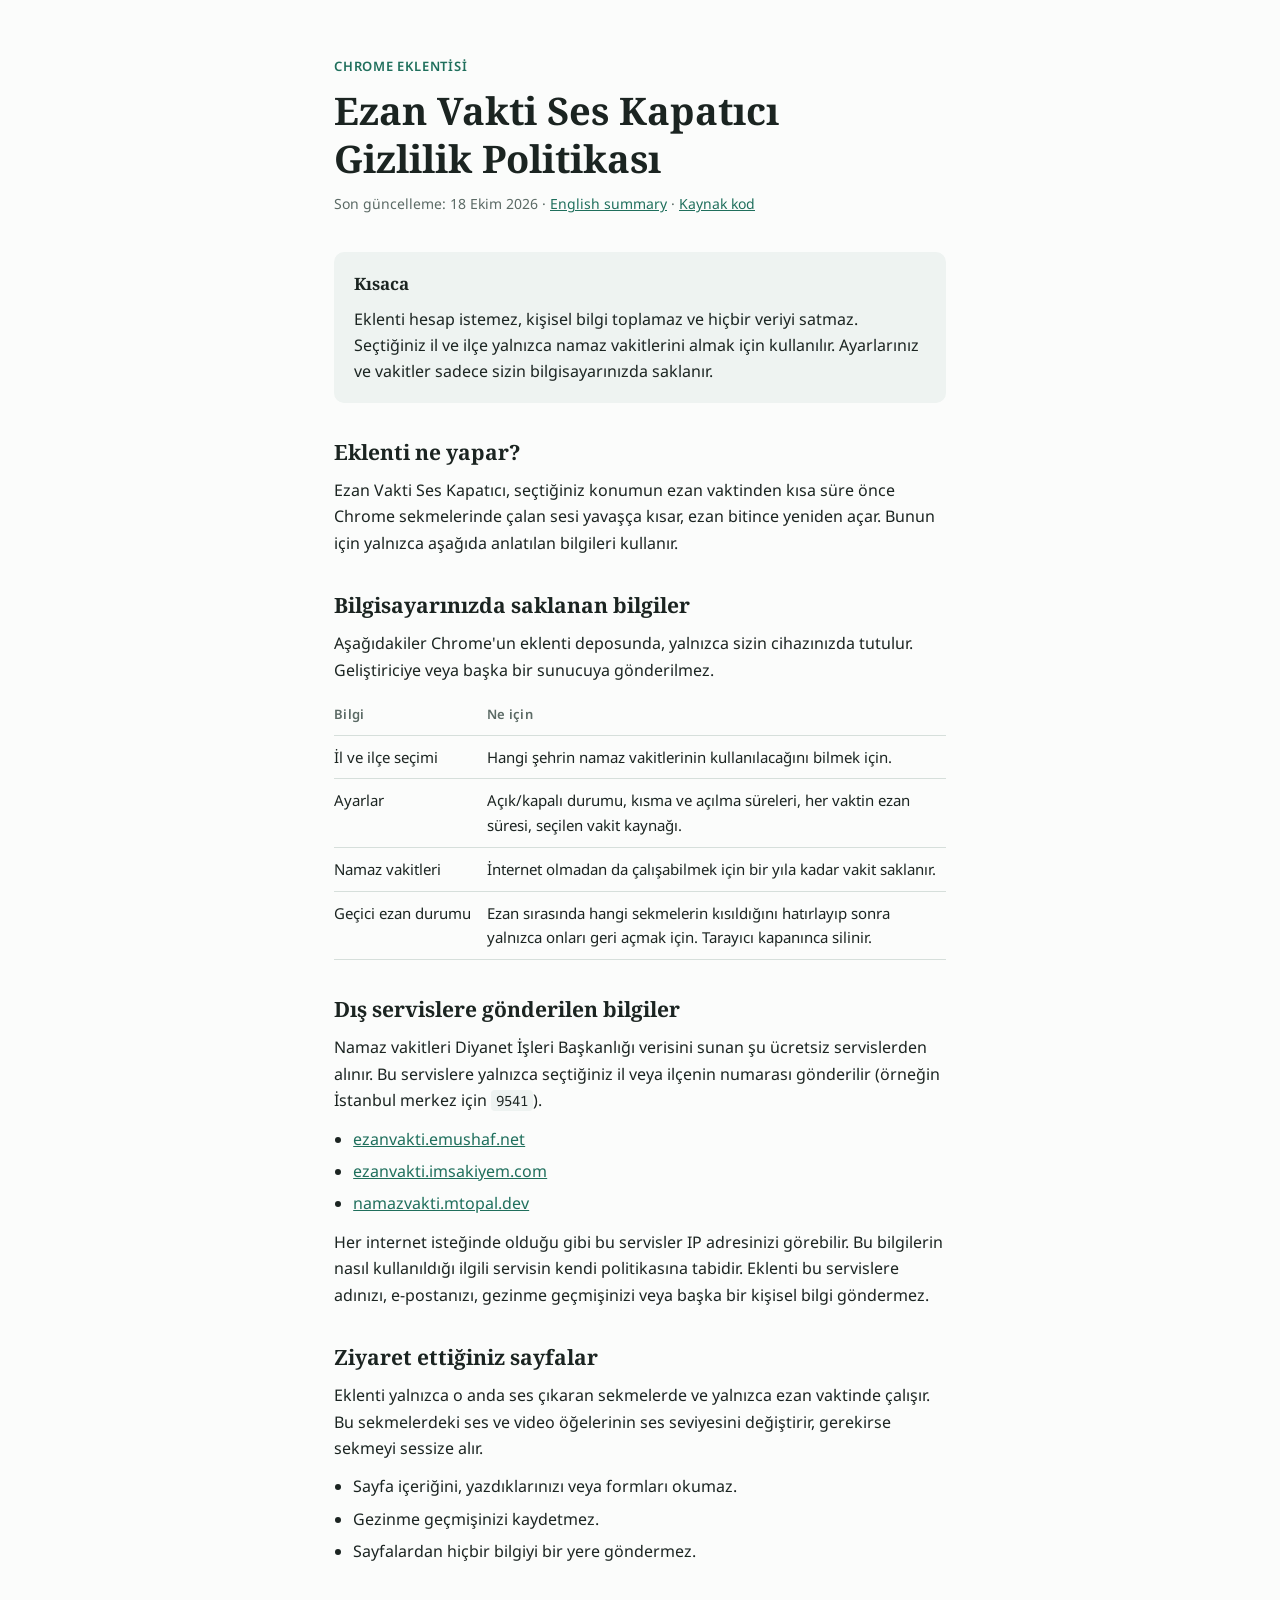
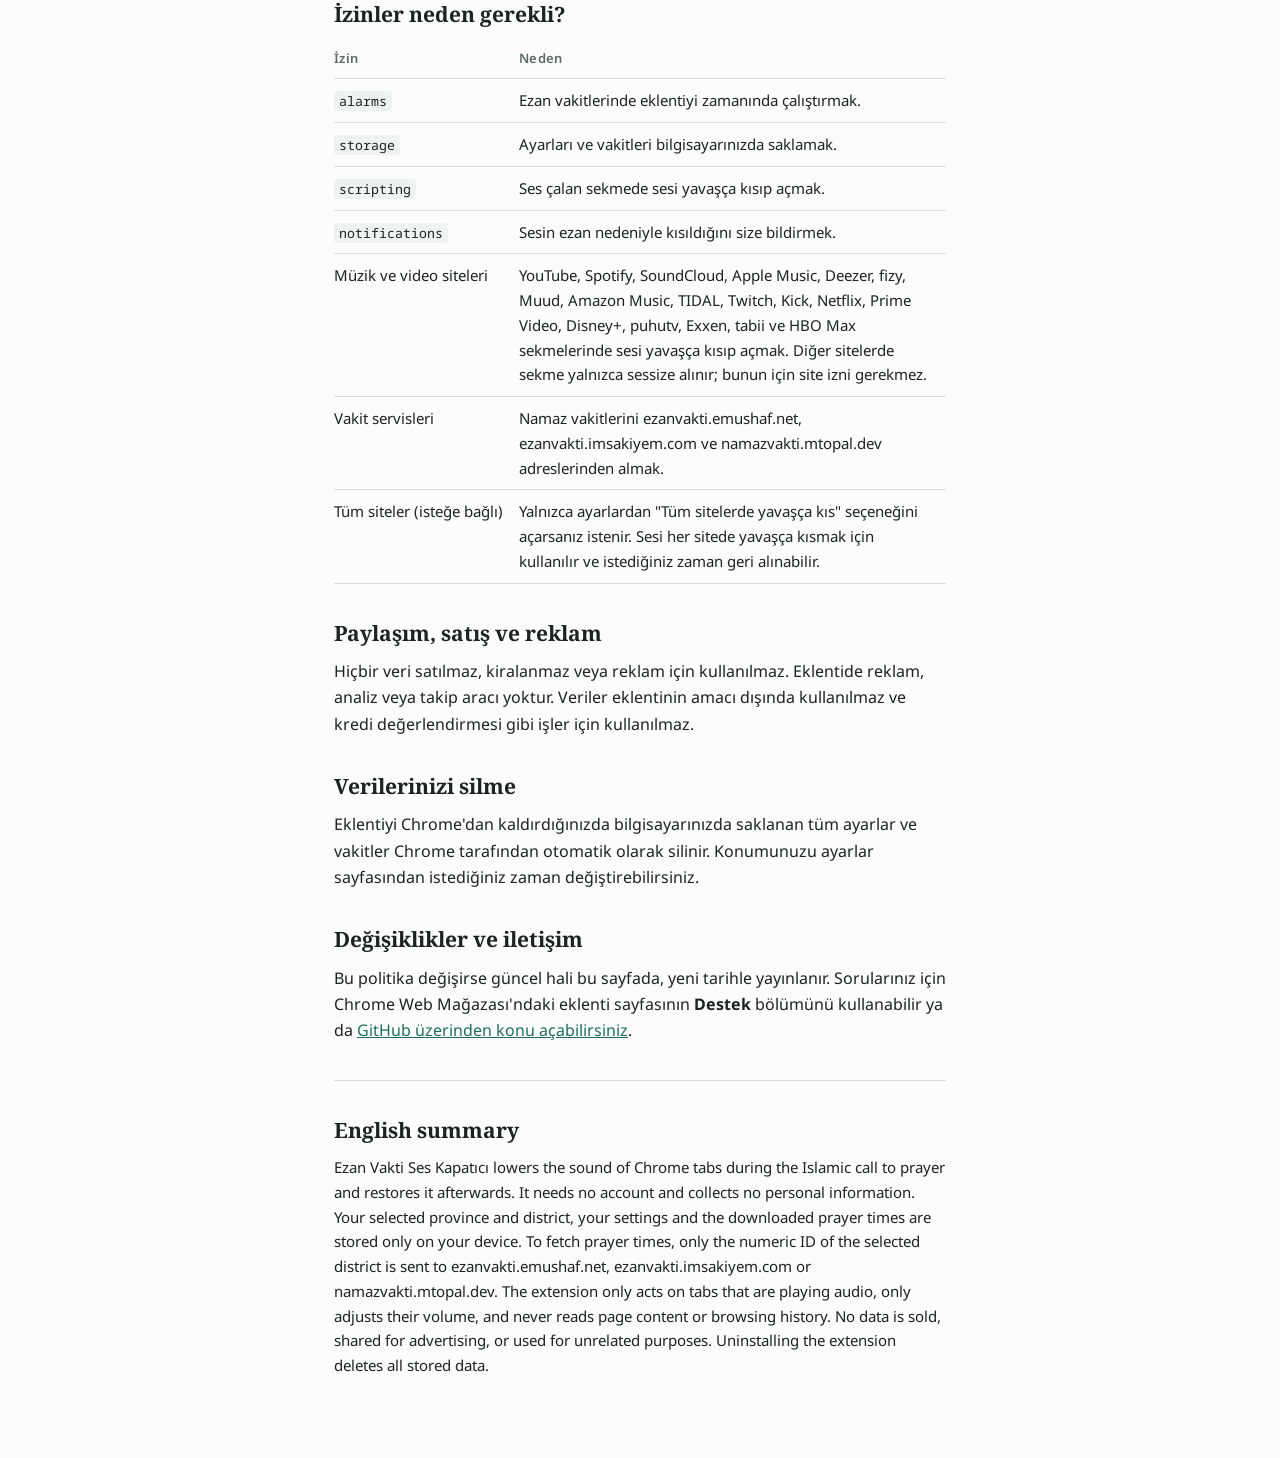
<file: docs/gizlilik.html>
<!doctype html>
<html lang="tr">
<head>
<meta charset="utf-8">
<meta name="viewport" content="width=device-width, initial-scale=1">
<title>Ezan Vakti Ses Kapatıcı Gizlilik Politikası</title>
<link rel="preconnect" href="https://fonts.googleapis.com">
<link rel="preconnect" href="https://fonts.gstatic.com" crossorigin>
<link rel="stylesheet" href="https://fonts.googleapis.com/css2?family=Noto+Sans:wght@400;600&family=Noto+Serif:wght@600;700&family=Noto+Sans+Mono:wght@400&display=swap">
<style>
  /* Layout: tek sütun belge, sağda dar bir "özet" bandı yok; başta kısa özet kutusu, sonra numarasız bölümler */
  :root {
    --bg: #fbfcfb;
    --surface: #eef3f1;
    --fg: #1b2421;
    --muted: #5b6a65;
    --rule: #d6dfdb;
    --accent: #1f6f5c;
    --font-display: "Noto Serif", Georgia, "Times New Roman", serif;
    --font-body: "Noto Sans", "Segoe UI", system-ui, sans-serif;
    --font-mono: "Noto Sans Mono", ui-monospace, Consolas, monospace;
  }
  @media (prefers-color-scheme: dark) {
    :root:not([data-theme="light"]) {
      --bg: #121816; --surface: #1b2421; --fg: #e3ebe8; --muted: #9db0a9; --rule: #2c3833; --accent: #5cc1a4;
      color-scheme: dark;
    }
  }
  :root[data-theme="dark"] {
    --bg: #121816; --surface: #1b2421; --fg: #e3ebe8; --muted: #9db0a9; --rule: #2c3833; --accent: #5cc1a4;
    color-scheme: dark;
  }

  body {
    background: var(--bg);
    color: var(--fg);
    font: 16px/1.65 var(--font-body);
    padding-left: max(16px, env(safe-area-inset-left, 0px));
    padding-right: max(16px, env(safe-area-inset-right, 0px));
  }
  main { max-width: 68ch; margin: 0 auto; padding-block: 48px 72px; display: grid; gap: 36px; }
  header { display: grid; gap: 10px; }
  .eyebrow { font-size: 13px; letter-spacing: .06em; text-transform: uppercase; color: var(--accent); font-weight: 600; }
  h1, h2 { font-family: var(--font-display); text-wrap: balance; margin: 0; line-height: 1.25; }
  h1 { font-size: clamp(28px, 5vw, 38px); }
  h2 { font-size: 21px; }
  p, ul { margin: 0; }
  ul { padding-left: 1.2em; display: grid; gap: 6px; }
  section { display: grid; gap: 12px; min-width: 0; }
  .meta { color: var(--muted); font-size: 14px; }
  a { color: var(--accent); }
  a:focus-visible { outline: 2px solid var(--accent); outline-offset: 2px; border-radius: 2px; }
  code { font-family: var(--font-mono); font-size: .88em; background: var(--surface); padding: 1px 5px; border-radius: 4px; }

  .summary { background: var(--surface); border-radius: 10px; padding: 18px 20px; display: grid; gap: 8px; }
  .summary strong { font-family: var(--font-display); font-size: 17px; }

  .table-wrap { overflow-x: auto; }
  table { width: 100%; border-collapse: collapse; font-size: 15px; }
  th, td { text-align: left; vertical-align: top; padding: 9px 10px 9px 0; border-bottom: 1px solid var(--rule); }
  th { font-size: 13px; color: var(--muted); font-weight: 600; letter-spacing: .02em; }
  td:first-child { white-space: nowrap; padding-right: 16px; }

  hr { border: 0; border-top: 1px solid var(--rule); margin: 0; }
  #en { font-size: 15px; }
</style>
</head>
<body>

<main>
  <header>
    <div class="eyebrow">Chrome eklentisi</div>
    <h1>Ezan Vakti Ses Kapatıcı Gizlilik Politikası</h1>
    <p class="meta">Son güncelleme: 18 Ekim 2026 · <a href="#en">English summary</a> · <a href="https://github.com/enzifiri/ezan-vakti-ses-kisici">Kaynak kod</a></p>
  </header>

  <div class="summary">
    <strong>Kısaca</strong>
    <p>Eklenti hesap istemez, kişisel bilgi toplamaz ve hiçbir veriyi satmaz. Seçtiğiniz il ve ilçe yalnızca namaz vakitlerini almak için kullanılır. Ayarlarınız ve vakitler sadece sizin bilgisayarınızda saklanır.</p>
  </div>

  <section>
    <h2>Eklenti ne yapar?</h2>
    <p>Ezan Vakti Ses Kapatıcı, seçtiğiniz konumun ezan vaktinden kısa süre önce Chrome sekmelerinde çalan sesi yavaşça kısar, ezan bitince yeniden açar. Bunun için yalnızca aşağıda anlatılan bilgileri kullanır.</p>
  </section>

  <section>
    <h2>Bilgisayarınızda saklanan bilgiler</h2>
    <p>Aşağıdakiler Chrome'un eklenti deposunda, yalnızca sizin cihazınızda tutulur. Geliştiriciye veya başka bir sunucuya gönderilmez.</p>
    <div class="table-wrap">
      <table>
        <thead><tr><th>Bilgi</th><th>Ne için</th></tr></thead>
        <tbody>
          <tr><td>İl ve ilçe seçimi</td><td>Hangi şehrin namaz vakitlerinin kullanılacağını bilmek için.</td></tr>
          <tr><td>Ayarlar</td><td>Açık/kapalı durumu, kısma ve açılma süreleri, her vaktin ezan süresi, seçilen vakit kaynağı.</td></tr>
          <tr><td>Namaz vakitleri</td><td>İnternet olmadan da çalışabilmek için bir yıla kadar vakit saklanır.</td></tr>
          <tr><td>Geçici ezan durumu</td><td>Ezan sırasında hangi sekmelerin kısıldığını hatırlayıp sonra yalnızca onları geri açmak için. Tarayıcı kapanınca silinir.</td></tr>
        </tbody>
      </table>
    </div>
  </section>

  <section>
    <h2>Dış servislere gönderilen bilgiler</h2>
    <p>Namaz vakitleri Diyanet İşleri Başkanlığı verisini sunan şu ücretsiz servislerden alınır. Bu servislere yalnızca seçtiğiniz il veya ilçenin numarası gönderilir (örneğin İstanbul merkez için <code>9541</code>).</p>
    <ul>
      <li><a href="https://ezanvakti.emushaf.net" target="_blank" rel="noopener">ezanvakti.emushaf.net</a></li>
      <li><a href="https://ezanvakti.imsakiyem.com" target="_blank" rel="noopener">ezanvakti.imsakiyem.com</a></li>
      <li><a href="https://namazvakti.mtopal.dev" target="_blank" rel="noopener">namazvakti.mtopal.dev</a></li>
    </ul>
    <p>Her internet isteğinde olduğu gibi bu servisler IP adresinizi görebilir. Bu bilgilerin nasıl kullanıldığı ilgili servisin kendi politikasına tabidir. Eklenti bu servislere adınızı, e-postanızı, gezinme geçmişinizi veya başka bir kişisel bilgi göndermez.</p>
  </section>

  <section>
    <h2>Ziyaret ettiğiniz sayfalar</h2>
    <p>Eklenti yalnızca o anda ses çıkaran sekmelerde ve yalnızca ezan vaktinde çalışır. Bu sekmelerdeki ses ve video öğelerinin ses seviyesini değiştirir, gerekirse sekmeyi sessize alır.</p>
    <ul>
      <li>Sayfa içeriğini, yazdıklarınızı veya formları okumaz.</li>
      <li>Gezinme geçmişinizi kaydetmez.</li>
      <li>Sayfalardan hiçbir bilgiyi bir yere göndermez.</li>
    </ul>
  </section>

  <section>
    <h2>İzinler neden gerekli?</h2>
    <div class="table-wrap">
      <table>
        <thead><tr><th>İzin</th><th>Neden</th></tr></thead>
        <tbody>
          <tr><td><code>alarms</code></td><td>Ezan vakitlerinde eklentiyi zamanında çalıştırmak.</td></tr>
          <tr><td><code>storage</code></td><td>Ayarları ve vakitleri bilgisayarınızda saklamak.</td></tr>
          <tr><td><code>scripting</code></td><td>Ses çalan sekmede sesi yavaşça kısıp açmak.</td></tr>
          <tr><td><code>notifications</code></td><td>Sesin ezan nedeniyle kısıldığını size bildirmek.</td></tr>
          <tr><td>Müzik ve video siteleri</td><td>YouTube, Spotify, SoundCloud, Apple Music, Deezer, fizy, Muud, Amazon Music, TIDAL, Twitch, Kick, Netflix, Prime Video, Disney+, puhutv, Exxen, tabii ve HBO Max sekmelerinde sesi yavaşça kısıp açmak. Diğer sitelerde sekme yalnızca sessize alınır; bunun için site izni gerekmez.</td></tr>
          <tr><td>Vakit servisleri</td><td>Namaz vakitlerini ezanvakti.emushaf.net, ezanvakti.imsakiyem.com ve namazvakti.mtopal.dev adreslerinden almak.</td></tr>
          <tr><td>Tüm siteler (isteğe bağlı)</td><td>Yalnızca ayarlardan "Tüm sitelerde yavaşça kıs" seçeneğini açarsanız istenir. Sesi her sitede yavaşça kısmak için kullanılır ve istediğiniz zaman geri alınabilir.</td></tr>
        </tbody>
      </table>
    </div>
  </section>

  <section>
    <h2>Paylaşım, satış ve reklam</h2>
    <p>Hiçbir veri satılmaz, kiralanmaz veya reklam için kullanılmaz. Eklentide reklam, analiz veya takip aracı yoktur. Veriler eklentinin amacı dışında kullanılmaz ve kredi değerlendirmesi gibi işler için kullanılmaz.</p>
  </section>

  <section>
    <h2>Verilerinizi silme</h2>
    <p>Eklentiyi Chrome'dan kaldırdığınızda bilgisayarınızda saklanan tüm ayarlar ve vakitler Chrome tarafından otomatik olarak silinir. Konumunuzu ayarlar sayfasından istediğiniz zaman değiştirebilirsiniz.</p>
  </section>

  <section>
    <h2>Değişiklikler ve iletişim</h2>
    <p>Bu politika değişirse güncel hali bu sayfada, yeni tarihle yayınlanır. Sorularınız için Chrome Web Mağazası'ndaki eklenti sayfasının <strong>Destek</strong> bölümünü kullanabilir ya da <a href="https://github.com/enzifiri/ezan-vakti-ses-kisici/issues">GitHub üzerinden konu açabilirsiniz</a>.</p>
  </section>

  <hr>

  <section id="en" lang="en">
    <h2>English summary</h2>
    <p>Ezan Vakti Ses Kapatıcı lowers the sound of Chrome tabs during the Islamic call to prayer and restores it afterwards. It needs no account and collects no personal information. Your selected province and district, your settings and the downloaded prayer times are stored only on your device. To fetch prayer times, only the numeric ID of the selected district is sent to ezanvakti.emushaf.net, ezanvakti.imsakiyem.com or namazvakti.mtopal.dev. The extension only acts on tabs that are playing audio, only adjusts their volume, and never reads page content or browsing history. No data is sold, shared for advertising, or used for unrelated purposes. Uninstalling the extension deletes all stored data.</p>
  </section>
</main>
</body>
</html>
</file>
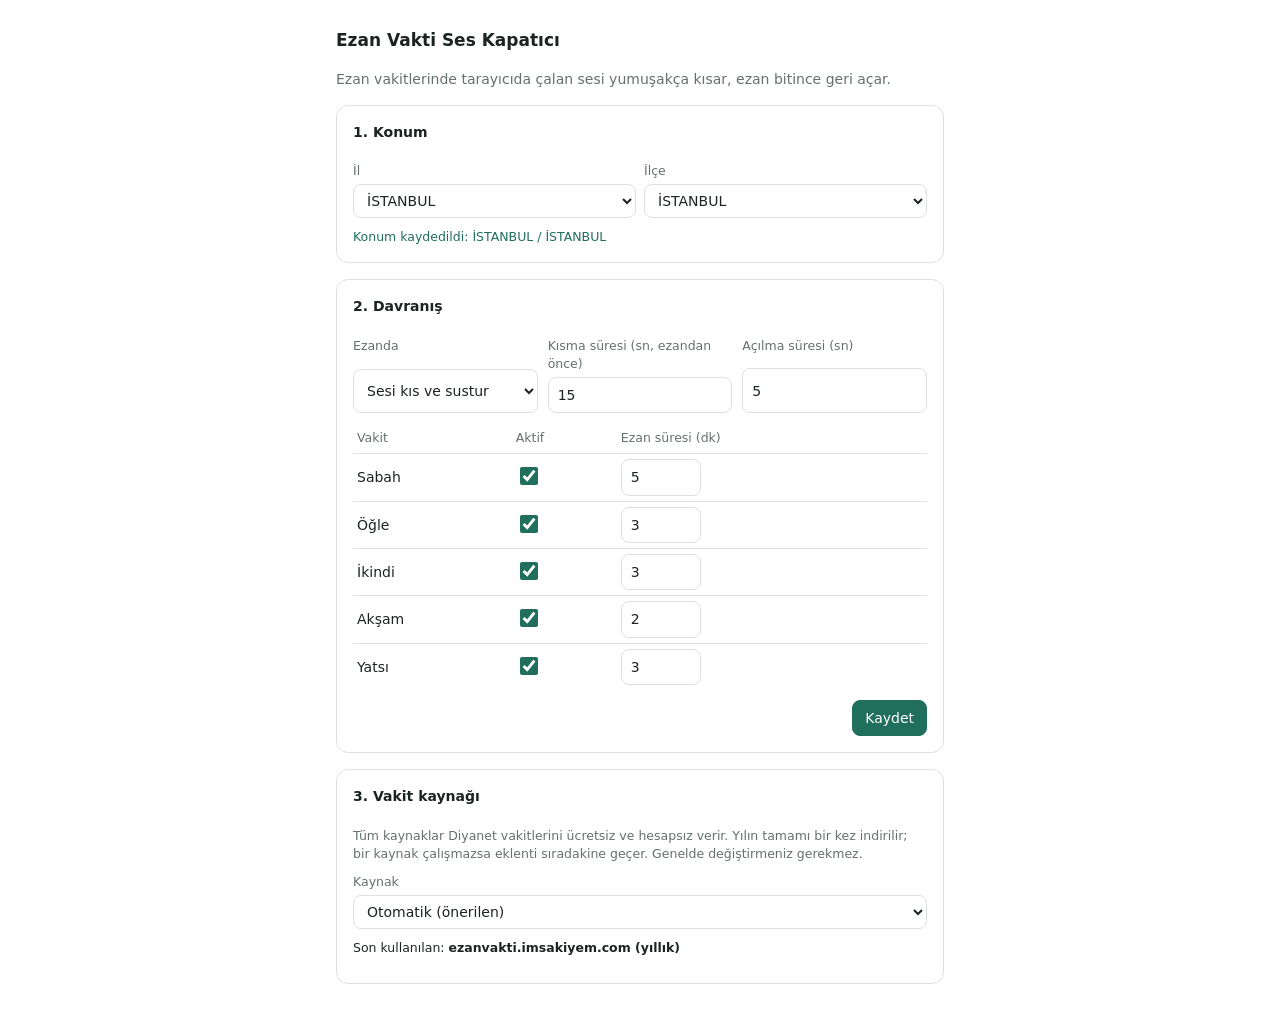
<file: store/options-mock.html>
<!doctype html>
<html lang="tr">
<head>
  <meta charset="utf-8">
  <meta name="viewport" content="width=device-width, initial-scale=1">
  <title>Ezan Vakti Ses Kapatıcı · Ayarlar</title>
  <link rel="stylesheet" href="../src/ui/common.css">
  <link rel="stylesheet" href="../src/options/options.css">
</head>
<body>
  <main>
    <h1>Ezan Vakti Ses Kapatıcı</h1>
    <p class="muted">Ezan vakitlerinde tarayıcıda çalan sesi yumuşakça kısar, ezan bitince geri açar.</p>

    <section class="card" id="locationCard">
      <h2>1. Konum</h2>
      <div class="row">
        <label>İl
          <select id="state"><option>İSTANBUL</option></select>
        </label>
        <label>İlçe
          <select id="city"><option>İSTANBUL</option></select>
        </label>
      </div>
      <div id="locationStatus" class="small ok">Konum kaydedildi: İSTANBUL / İSTANBUL</div>
    </section>

    <section class="card">
      <h2>2. Davranış</h2>
      <div class="grid">
        <label>Ezanda
          <select id="mode">
            <option value="mute">Sesi kıs ve sustur</option>
            <option value="pause">Sesi kıs ve duraklat</option>
          </select>
        </label>
        <label>Kısma süresi (sn, ezandan önce)
          <input id="fadeOutSec" type="number" value="15">
        </label>
        <label>Açılma süresi (sn)
          <input id="fadeInSec" type="number" value="5">
        </label>
      </div>

      <table class="prayers">
        <thead><tr><th>Vakit</th><th>Aktif</th><th>Ezan süresi (dk)</th></tr></thead>
        <tbody id="prayerRows"><tr><td>Sabah</td><td><input type="checkbox" checked></td><td><input type="number" value="5"></td></tr><tr><td>Öğle</td><td><input type="checkbox" checked></td><td><input type="number" value="3"></td></tr><tr><td>İkindi</td><td><input type="checkbox" checked></td><td><input type="number" value="3"></td></tr><tr><td>Akşam</td><td><input type="checkbox" checked></td><td><input type="number" value="2"></td></tr><tr><td>Yatsı</td><td><input type="checkbox" checked></td><td><input type="number" value="3"></td></tr></tbody>
      </table>
      <div class="row end">
        <span id="saveStatus" class="small muted"></span>
        <button class="primary" id="save">Kaydet</button>
      </div>
    </section>

    <section class="card">
      <h2>3. Vakit kaynağı</h2>
      <p class="muted small">
        Tüm kaynaklar Diyanet vakitlerini ücretsiz ve hesapsız verir. Yılın tamamı bir kez indirilir;
        bir kaynak çalışmazsa eklenti sıradakine geçer. Genelde değiştirmeniz gerekmez.
      </p>
      <div class="row">
        <label>Kaynak
          <select id="preferredSource"><option>Otomatik (önerilen)</option></select>
        </label>
      </div>
      <p class="small">Son kullanılan: <strong id="sourceLabel">ezanvakti.imsakiyem.com (yıllık)</strong></p>
      <div id="sourceStatus" class="small"></div>
    </section>
  </main>
  
</body>
</html>
</file>
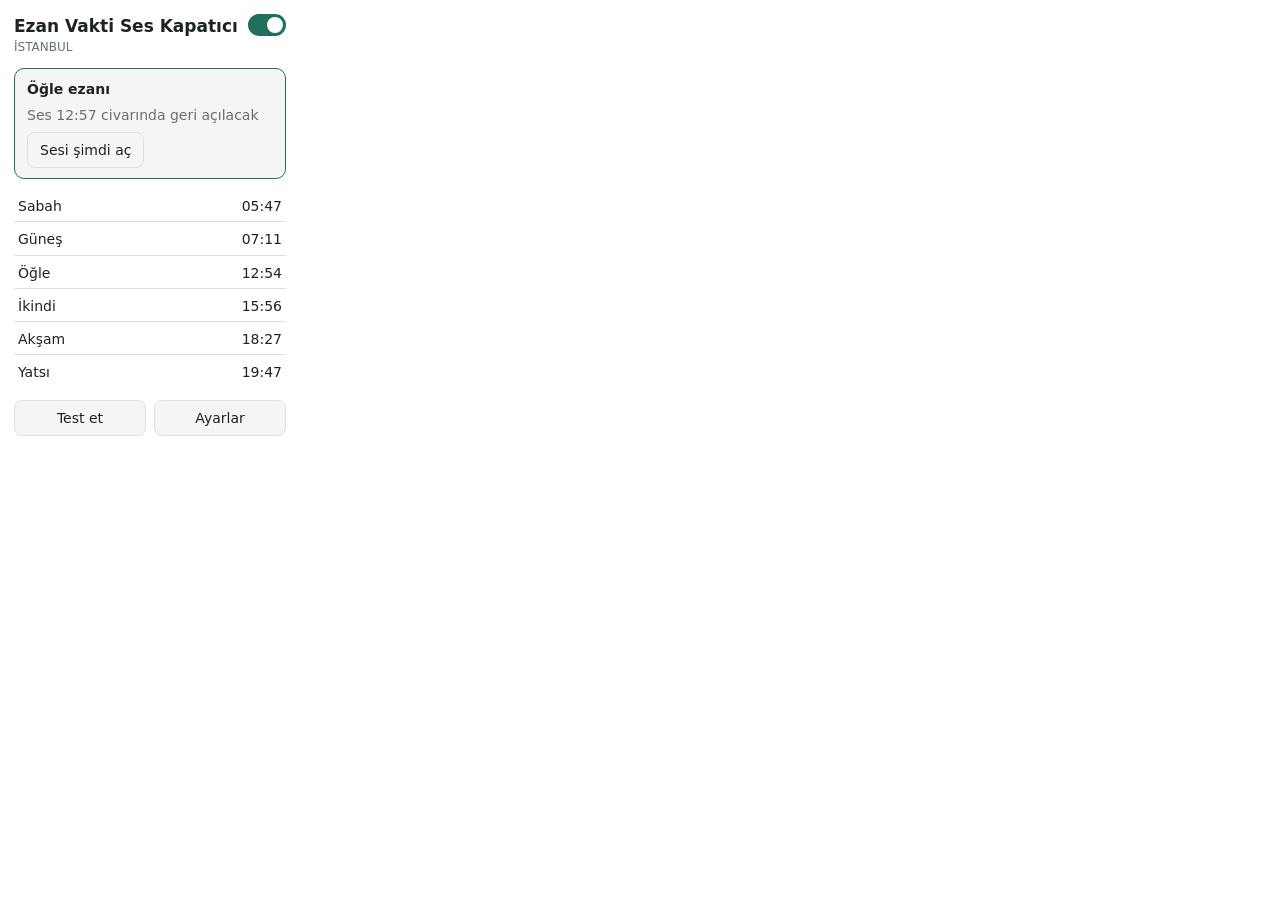
<file: store/popup-active.html>
<!doctype html>
<html lang="tr">
<head>
  <meta charset="utf-8">
  <link rel="stylesheet" href="../src/ui/common.css">
  <link rel="stylesheet" href="../src/popup/popup.css">
</head>
<body>
  <header>
    <div>
      <h1>Ezan Vakti Ses Kapatıcı</h1>
      <div id="location" class="muted">İSTANBUL</div>
    </div>
    <label class="switch"><input type="checkbox" checked><span></span></label>
  </header>
  <section class="active">
    <div><strong>Öğle ezanı</strong></div>
    <div class="muted">Ses 12:57 civarında geri açılacak</div>
    <button>Sesi şimdi aç</button>
  </section>
  <ul class="times">
    <li><span>Sabah</span><span>05:47</span></li>
    <li><span>Güneş</span><span>07:11</span></li>
    <li><span>Öğle</span><span>12:54</span></li>
    <li><span>İkindi</span><span>15:56</span></li>
    <li><span>Akşam</span><span>18:27</span></li>
    <li><span>Yatsı</span><span>19:47</span></li>
  </ul>
  <footer><button>Test et</button><button>Ayarlar</button></footer>
</body>
</html>
</file>
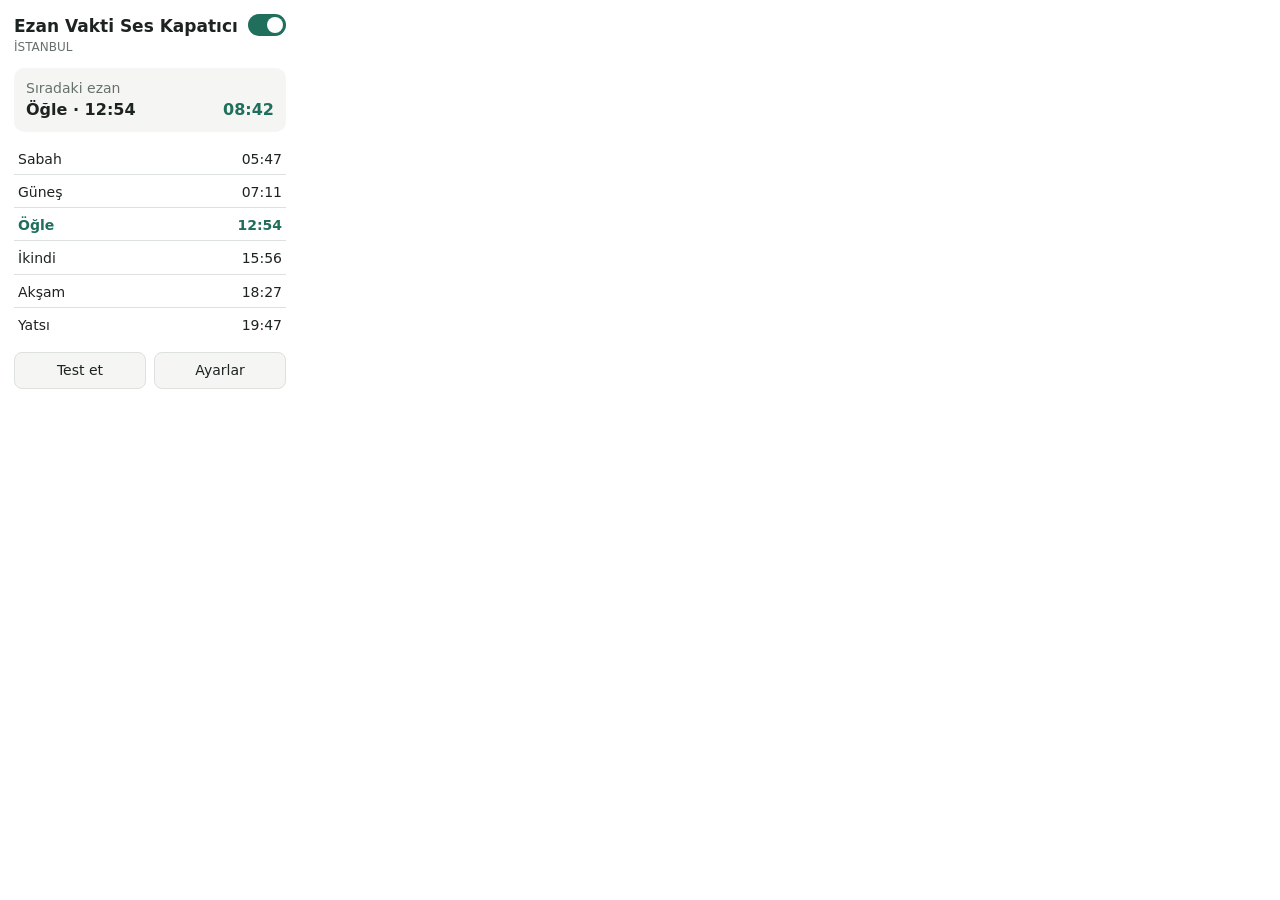
<file: store/popup-next.html>
<!doctype html>
<html lang="tr">
<head>
  <meta charset="utf-8">
  <link rel="stylesheet" href="../src/ui/common.css">
  <link rel="stylesheet" href="../src/popup/popup.css">
</head>
<body>
  <header>
    <div>
      <h1>Ezan Vakti Ses Kapatıcı</h1>
      <div id="location" class="muted">İSTANBUL</div>
    </div>
    <label class="switch"><input type="checkbox" checked><span></span></label>
  </header>
  <section class="next">
    <div class="muted">Sıradaki ezan</div>
    <div class="next-row"><strong>Öğle · 12:54</strong><span class="countdown">08:42</span></div>
  </section>
  <ul class="times">
    <li><span>Sabah</span><span>05:47</span></li>
    <li><span>Güneş</span><span>07:11</span></li>
    <li class="is-next"><span>Öğle</span><span>12:54</span></li>
    <li><span>İkindi</span><span>15:56</span></li>
    <li><span>Akşam</span><span>18:27</span></li>
    <li><span>Yatsı</span><span>19:47</span></li>
  </ul>
  <footer><button>Test et</button><button>Ayarlar</button></footer>
</body>
</html>
</file>
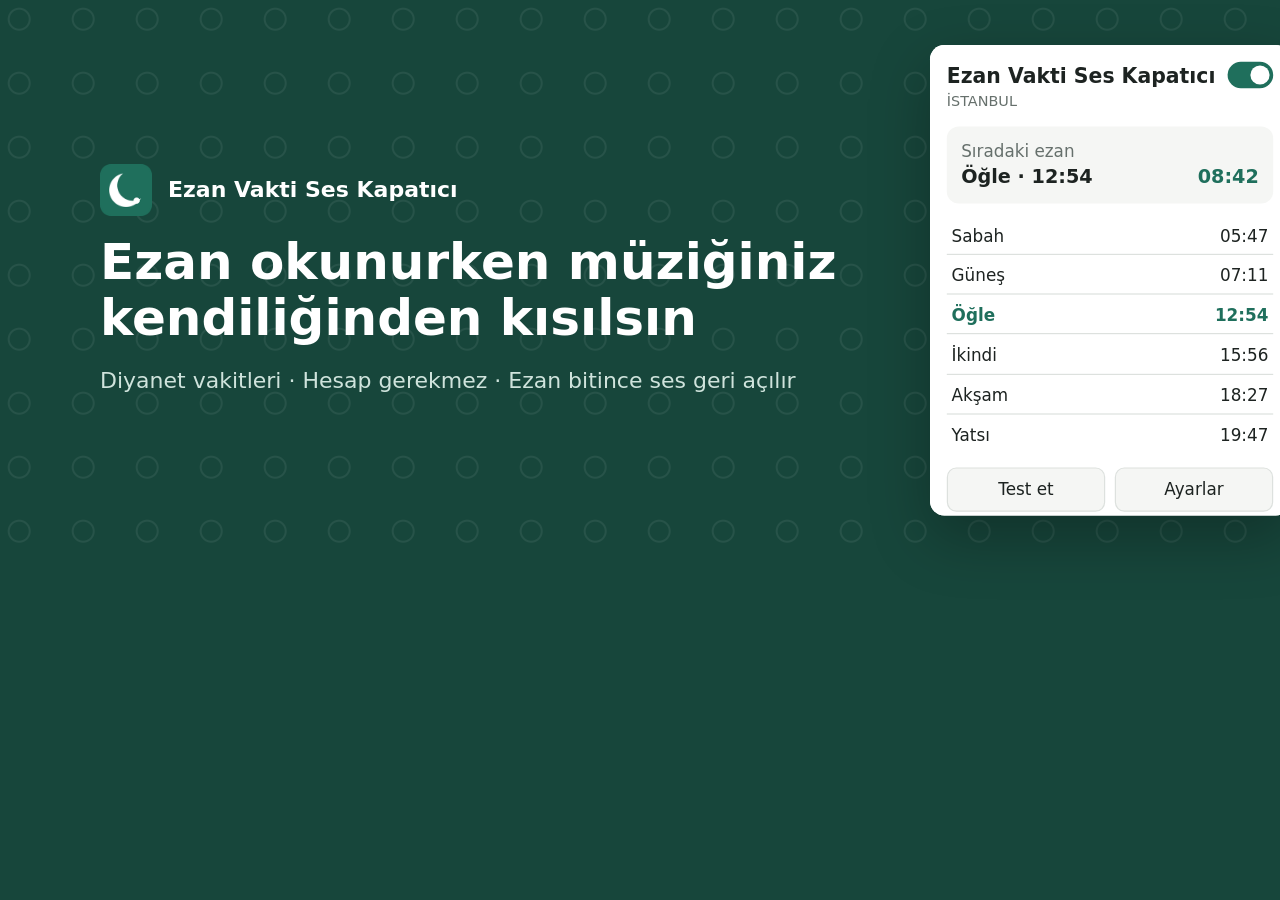
<file: store/promo-marquee.html>
<!doctype html>
<html lang="tr">
<head>
  <meta charset="utf-8">
  <link rel="stylesheet" href="scene.css">
  <style>
    :root { --w: 1400px; --h: 560px; }
    .stage { grid-template-columns: 1fr 380px; gap: 60px; padding: 0 110px 0 100px; }
    .brand { display: flex; align-items: center; gap: 16px; }
    .brand img { width: 52px; height: 52px; }
    .brand span { font-size: 22px; font-weight: 600; }
    .caption h1 { font-size: 50px; }
    .caption p { max-width: none; }
    .popup-wrap { position: relative; height: 470px; }
    .popup { top: 0; right: 0; width: 300px; height: 392px; transform: scale(1.2); }
  </style>
</head>
<body>
  <div class="stage">
    <div class="caption">
      <div class="brand"><img src="../icons/icon128.png" alt=""><span>Ezan Vakti Ses Kapatıcı</span></div>
      <h1>Ezan okunurken müziğiniz kendiliğinden kısılsın</h1>
      <p>Diyanet vakitleri · Hesap gerekmez · Ezan bitince ses geri açılır</p>
    </div>
    <div class="popup-wrap"><iframe class="popup" src="popup-next.html"></iframe></div>
  </div>
</body>
</html>
</file>
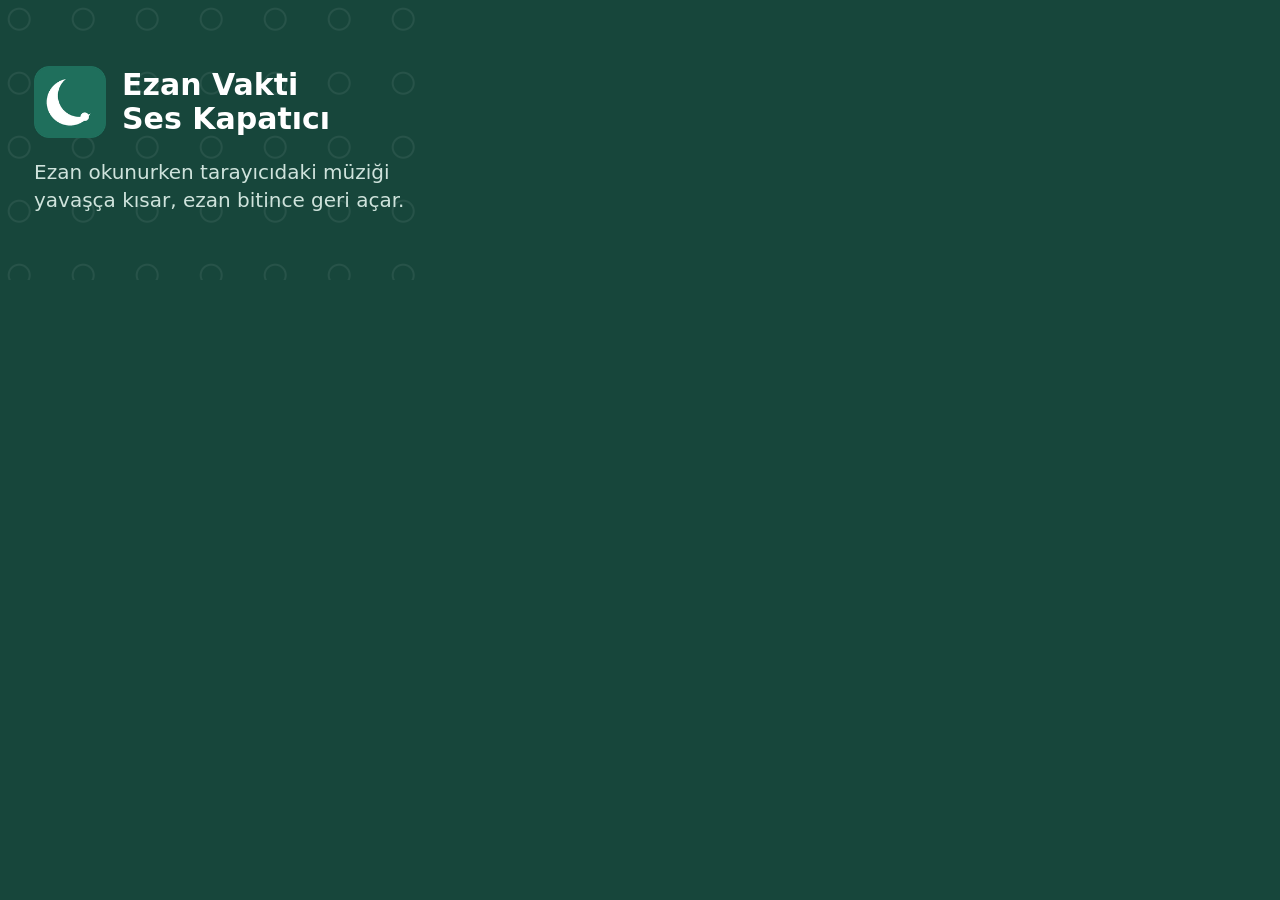
<file: store/promo-small.html>
<!doctype html>
<html lang="tr">
<head>
  <meta charset="utf-8">
  <link rel="stylesheet" href="scene.css">
  <style>
    :root { --w: 440px; --h: 280px; }
    .stage { padding: 0 34px; align-content: center; gap: 20px; }
    .brand { display: flex; align-items: center; gap: 16px; }
    .brand img { width: 72px; height: 72px; }
    .brand strong { font-size: 30px; line-height: 1.12; }
    p { margin: 0; font-size: 20px; line-height: 1.4; color: var(--ink-soft); }
  </style>
</head>
<body>
  <div class="stage">
    <div class="brand"><img src="../icons/icon128.png" alt=""><strong>Ezan Vakti<br>Ses Kapatıcı</strong></div>
    <p>Ezan okunurken tarayıcıdaki müziği yavaşça kısar, ezan bitince geri açar.</p>
  </div>
</body>
</html>
</file>
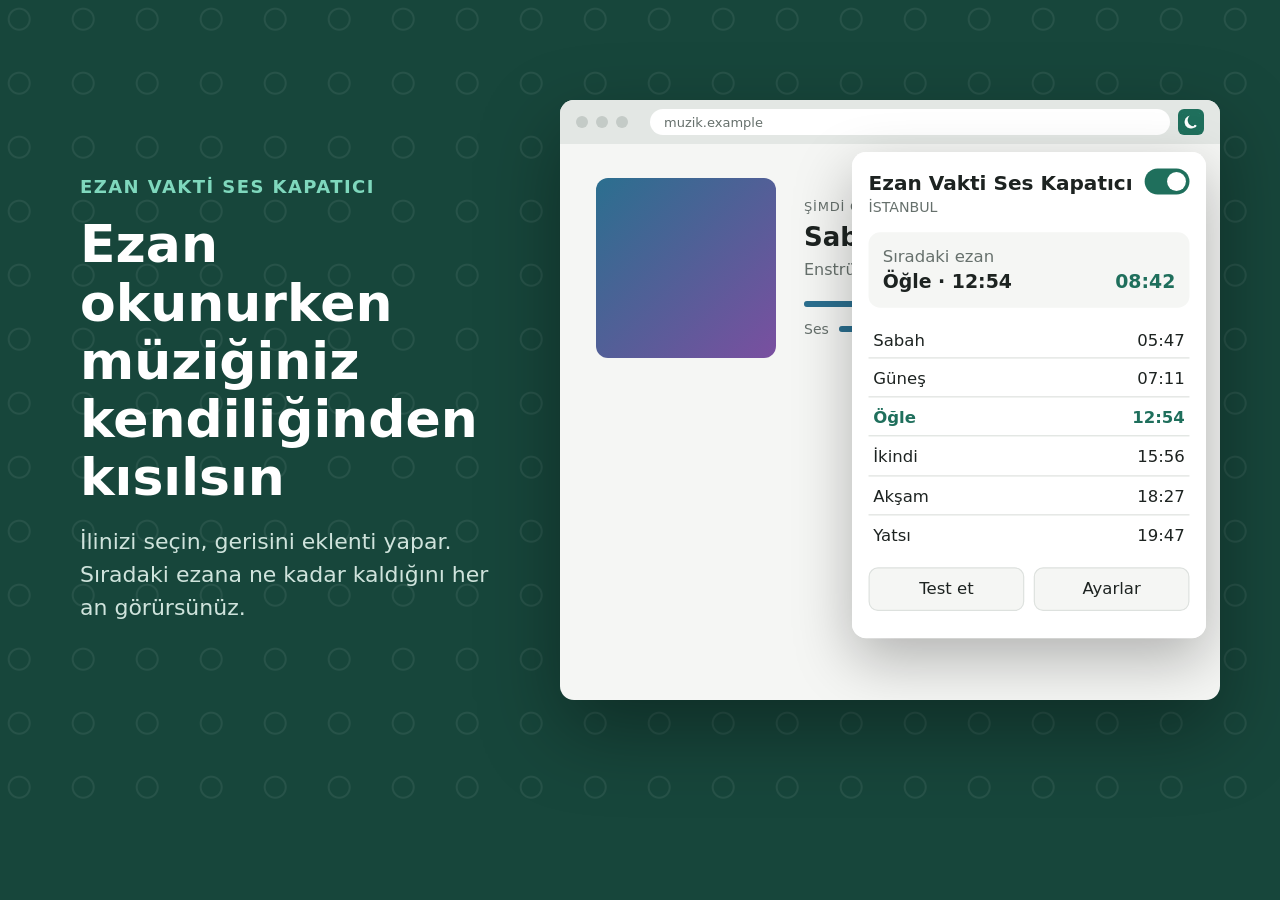
<file: store/shot-1.html>
<!doctype html>
<html lang="tr">
<head>
  <meta charset="utf-8">
  <link rel="stylesheet" href="scene.css">
  <style>
    :root { --w: 1280px; --h: 800px; }
    .stage { grid-template-columns: 430px 1fr; gap: 50px; padding: 0 60px 0 80px; }
    .browser { height: 600px; }
    .popup { top: 52px; right: 14px; width: 300px; height: 412px; transform: scale(1.18); }
  </style>
</head>
<body>
  <div class="stage">
    <div class="caption">
      <div class="tag">Ezan Vakti Ses Kapatıcı</div>
      <h1>Ezan okunurken müziğiniz kendiliğinden kısılsın</h1>
      <p>İlinizi seçin, gerisini eklenti yapar. Sıradaki ezana ne kadar kaldığını her an görürsünüz.</p>
    </div>
    <div class="browser">
      <div class="bar"><span class="dot"></span><span class="dot"></span><span class="dot"></span><span class="url">muzik.example</span><span class="ext"></span></div>
      <div class="player">
        <div class="cover"></div>
        <div class="track">
          <div class="now">Şimdi çalıyor</div>
          <div class="title">Sabah Yürüyüşü</div>
          <div class="artist">Enstrümantal Akustik</div>
          <div class="progress"></div>
          <div class="volume">Ses <span class="meter"><i style="right: 30%"></i></span> %70</div>
        </div>
      </div>
      <iframe class="popup" src="popup-next.html"></iframe>
    </div>
  </div>
</body>
</html>
</file>
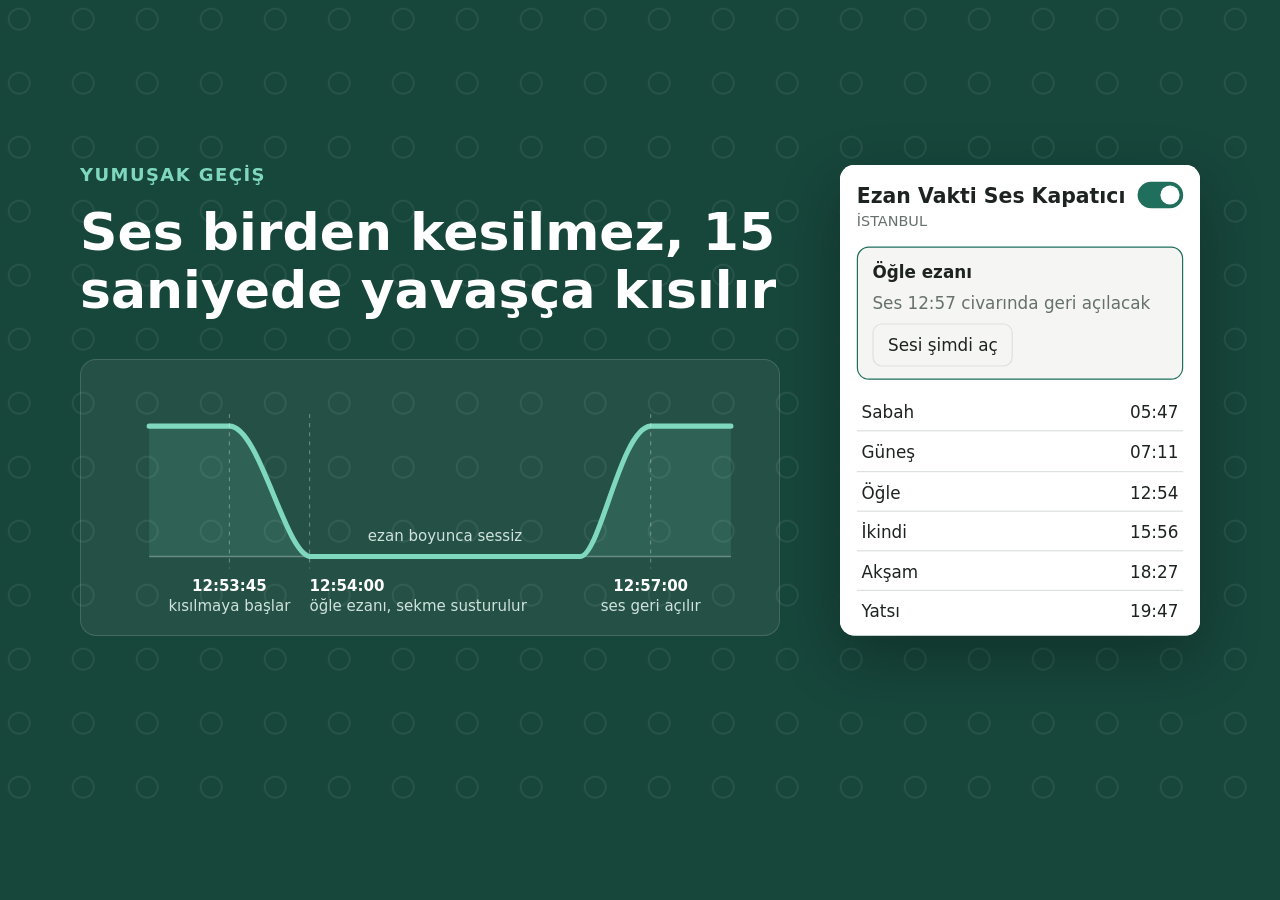
<file: store/shot-2.html>
<!doctype html>
<html lang="tr">
<head>
  <meta charset="utf-8">
  <link rel="stylesheet" href="scene.css">
  <style>
    :root { --w: 1280px; --h: 800px; }
    .stage { grid-template-columns: 1fr 360px; gap: 60px; padding: 0 80px; }
    .left { display: grid; gap: 40px; }
    .chart { background: rgba(255,255,255,.06); border: 1px solid rgba(255,255,255,.14); border-radius: 16px; padding: 26px 28px 18px; }
    .chart svg { display: block; width: 100%; height: auto; }
    .chart text { font-family: var(--font); fill: var(--ink-soft); font-size: 15px; }
    .chart .strong { fill: var(--ink); font-weight: 600; }
    .popup-wrap { position: relative; height: 470px; }
    .popup { position: absolute; top: 0; right: 0; width: 300px; height: 392px; transform: scale(1.2); }
  </style>
</head>
<body>
  <div class="stage">
    <div class="left">
      <div class="caption">
        <div class="tag">Yumuşak geçiş</div>
        <h1>Ses birden kesilmez, 15 saniyede yavaşça kısılır</h1>
      </div>
      <div class="chart">
        <!-- x: 12:53:30 → 12:57:30 ölçekli değil; kısma ve açılma bölümleri okunaklı olsun diye genişletildi -->
        <svg viewBox="0 0 640 230" role="img" aria-label="Ses seviyesi zaman çizelgesi">
          <line x1="40" y1="170" x2="620" y2="170" stroke="rgba(255,255,255,.3)" stroke-width="1.5"/>
          <path d="M40 40 L120 40 C150 40 175 165 200 170 L470 170 C490 168 510 42 540 40 L620 40" fill="none" stroke="#7fd8bd" stroke-width="5" stroke-linecap="round"/>
          <path d="M40 40 L120 40 C150 40 175 165 200 170 L470 170 C490 168 510 42 540 40 L620 40 L620 170 L40 170 Z" fill="rgba(127,216,189,.12)"/>
          <line x1="120" y1="28" x2="120" y2="182" stroke="rgba(255,255,255,.35)" stroke-dasharray="4 5"/>
          <line x1="200" y1="28" x2="200" y2="182" stroke="rgba(255,255,255,.35)" stroke-dasharray="4 5"/>
          <line x1="540" y1="28" x2="540" y2="182" stroke="rgba(255,255,255,.35)" stroke-dasharray="4 5"/>
          <text x="120" y="204" text-anchor="middle" class="strong">12:53:45</text>
          <text x="120" y="224" text-anchor="middle">kısılmaya başlar</text>
          <text x="200" y="204" text-anchor="start" class="strong">12:54:00</text>
          <text x="200" y="224" text-anchor="start">öğle ezanı, sekme susturulur</text>
          <text x="540" y="204" text-anchor="middle" class="strong">12:57:00</text>
          <text x="540" y="224" text-anchor="middle">ses geri açılır</text>
          <text x="335" y="155" text-anchor="middle">ezan boyunca sessiz</text>
        </svg>
      </div>
    </div>
    <div class="popup-wrap"><iframe class="popup" src="popup-active.html"></iframe></div>
  </div>
</body>
</html>
</file>
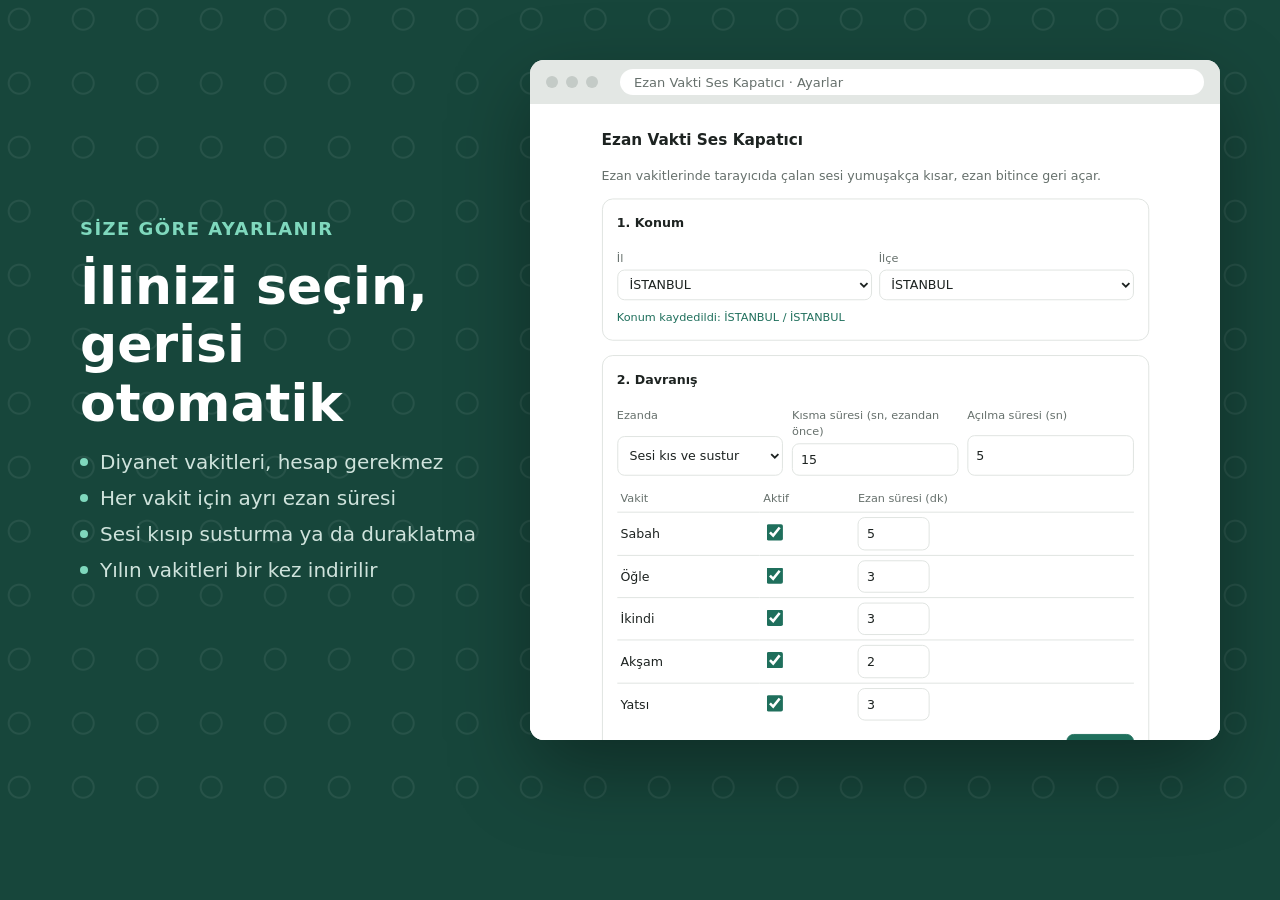
<file: store/shot-3.html>
<!doctype html>
<html lang="tr">
<head>
  <meta charset="utf-8">
  <link rel="stylesheet" href="scene.css">
  <style>
    :root { --w: 1280px; --h: 800px; }
    .stage { grid-template-columns: 400px 1fr; gap: 50px; padding: 0 60px 0 80px; }
    .browser { height: 680px; }
    /* Pencere 690x636 içerik alanı; %90 ölçekte Konum ve Davranış kartları okunaklı sığar */
    .browser iframe { border: 0; width: 767px; height: 707px; transform: scale(.9); transform-origin: top left; background: #fff; }
    .points { display: grid; gap: 12px; margin: 0; padding: 0; list-style: none; font-size: 20px; color: var(--ink-soft); }
    .points li { display: flex; gap: 12px; align-items: baseline; }
    .points li::before { content: ""; flex: none; width: 8px; height: 8px; border-radius: 50%; background: var(--accent); transform: translateY(-3px); }
  </style>
</head>
<body>
  <div class="stage">
    <div class="caption">
      <div class="tag">Size göre ayarlanır</div>
      <h1>İlinizi seçin, gerisi otomatik</h1>
      <ul class="points">
        <li>Diyanet vakitleri, hesap gerekmez</li>
        <li>Her vakit için ayrı ezan süresi</li>
        <li>Sesi kısıp susturma ya da duraklatma</li>
        <li>Yılın vakitleri bir kez indirilir</li>
      </ul>
    </div>
    <div class="browser">
      <div class="bar"><span class="dot"></span><span class="dot"></span><span class="dot"></span><span class="url">Ezan Vakti Ses Kapatıcı · Ayarlar</span></div>
      <iframe src="options-mock.html"></iframe>
    </div>
  </div>
</body>
</html>
</file>
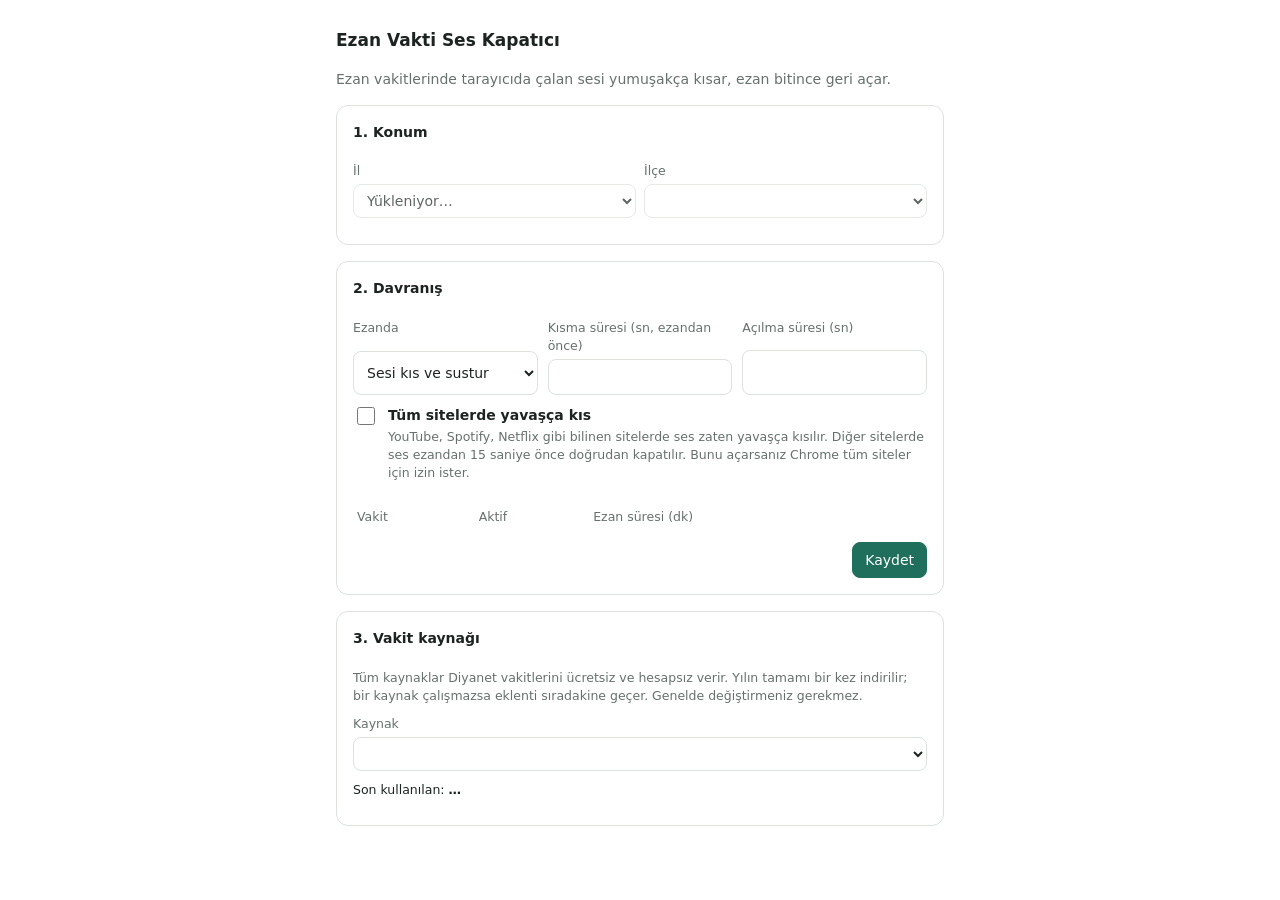
<file: src/options/options.html>
<!doctype html>
<html lang="tr">
<head>
  <meta charset="utf-8">
  <meta name="viewport" content="width=device-width, initial-scale=1">
  <title>Ezan Vakti Ses Kapatıcı · Ayarlar</title>
  <link rel="stylesheet" href="../ui/common.css">
  <link rel="stylesheet" href="options.css">
</head>
<body>
  <main>
    <h1>Ezan Vakti Ses Kapatıcı</h1>
    <p class="muted">Ezan vakitlerinde tarayıcıda çalan sesi yumuşakça kısar, ezan bitince geri açar.</p>

    <section class="card" id="locationCard">
      <h2>1. Konum</h2>
      <div class="row">
        <label>İl
          <select id="state" disabled><option>Yükleniyor…</option></select>
        </label>
        <label>İlçe
          <select id="city" disabled></select>
        </label>
      </div>
      <div id="locationStatus" class="small"></div>
    </section>

    <section class="card">
      <h2>2. Davranış</h2>
      <div class="grid">
        <label>Ezanda
          <select id="mode">
            <option value="mute">Sesi kıs ve sustur</option>
            <option value="pause">Sesi kıs ve duraklat</option>
          </select>
        </label>
        <label>Kısma süresi (sn, ezandan önce)
          <input id="fadeOutSec" type="number" min="0" max="60" step="1">
        </label>
        <label>Açılma süresi (sn)
          <input id="fadeInSec" type="number" min="0" max="30" step="1">
        </label>
      </div>

      <label class="check">
        <input type="checkbox" id="allSites">
        <span>
          <strong>Tüm sitelerde yavaşça kıs</strong>
          <span class="muted">YouTube, Spotify, Netflix gibi bilinen sitelerde ses zaten yavaşça kısılır. Diğer sitelerde
          ses ezandan 15 saniye önce doğrudan kapatılır. Bunu açarsanız Chrome tüm siteler için izin ister.</span>
        </span>
      </label>
      <div id="allSitesStatus" class="small"></div>

      <table class="prayers">
        <thead><tr><th>Vakit</th><th>Aktif</th><th>Ezan süresi (dk)</th></tr></thead>
        <tbody id="prayerRows"></tbody>
      </table>
      <div class="row end">
        <span id="saveStatus" class="small muted"></span>
        <button class="primary" id="save">Kaydet</button>
      </div>
    </section>

    <section class="card">
      <h2>3. Vakit kaynağı</h2>
      <p class="muted small">
        Tüm kaynaklar Diyanet vakitlerini ücretsiz ve hesapsız verir. Yılın tamamı bir kez indirilir;
        bir kaynak çalışmazsa eklenti sıradakine geçer. Genelde değiştirmeniz gerekmez.
      </p>
      <div class="row">
        <label>Kaynak
          <select id="preferredSource"></select>
        </label>
      </div>
      <p class="small">Son kullanılan: <strong id="sourceLabel">…</strong></p>
      <div id="sourceStatus" class="small"></div>
    </section>
  </main>
  <script type="module" src="options.js"></script>
</body>
</html>
</file>
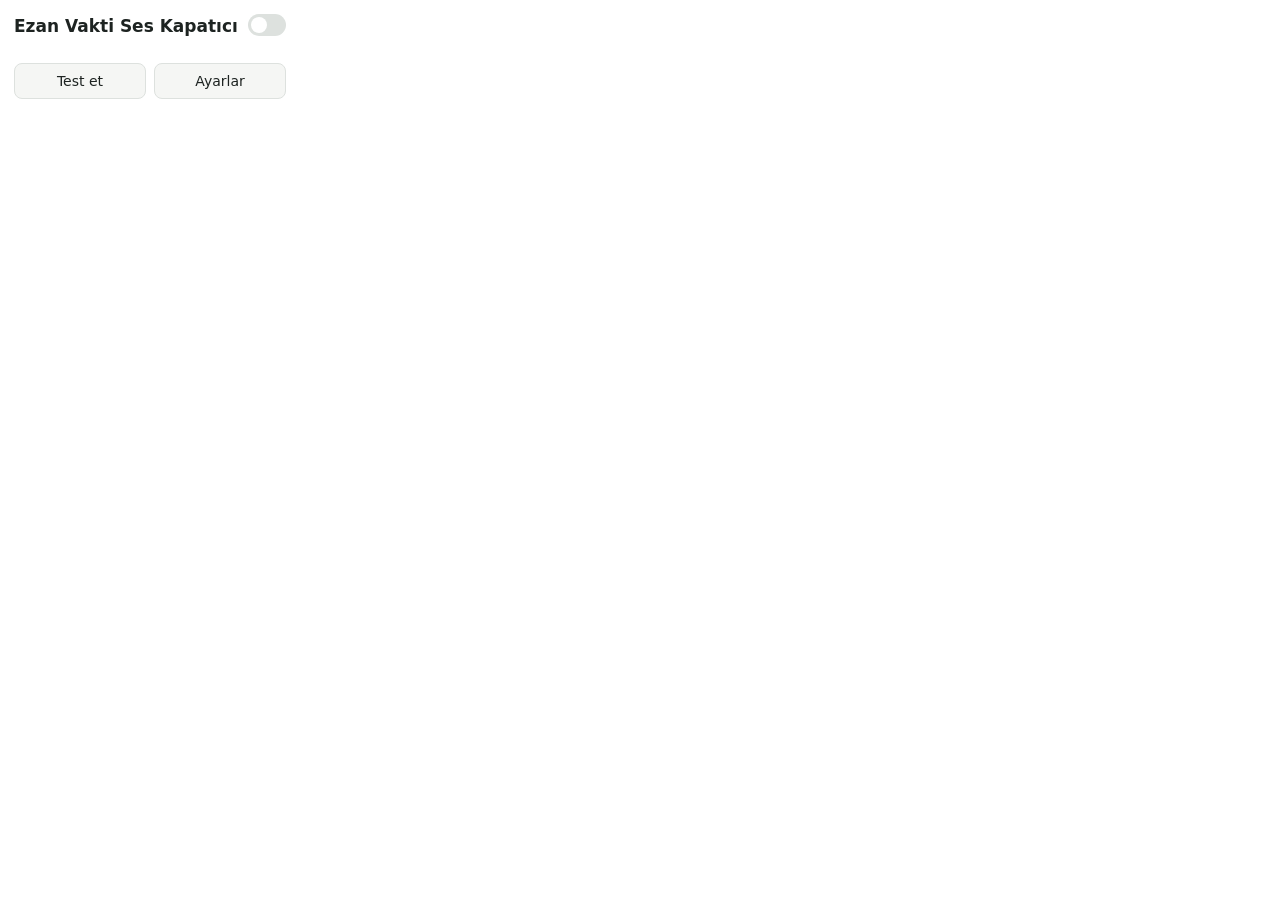
<file: src/popup/popup.html>
<!doctype html>
<html lang="tr">
<head>
  <meta charset="utf-8">
  <title>Ezan Vakti Ses Kapatıcı</title>
  <link rel="stylesheet" href="../ui/common.css">
  <link rel="stylesheet" href="popup.css">
</head>
<body>
  <header>
    <div>
      <h1>Ezan Vakti Ses Kapatıcı</h1>
      <div id="location" class="muted"></div>
    </div>
    <label class="switch" title="Otomatik kısmayı aç/kapat">
      <input type="checkbox" id="enabled">
      <span></span>
    </label>
  </header>

  <div id="setup" class="warn hidden">
    Başlamak için <a href="#" id="setupLink">ayarlardan</a> il ve ilçenizi seçin.
  </div>

  <section id="activeBox" class="active hidden">
    <div><strong id="activeTitle"></strong></div>
    <div class="muted" id="activeUntil"></div>
    <button id="skip">Sesi şimdi aç</button>
  </section>

  <section id="nextBox" class="next hidden">
    <div class="muted">Sıradaki ezan</div>
    <div class="next-row">
      <strong id="nextName"></strong>
      <span id="nextCountdown" class="countdown"></span>
    </div>
  </section>

  <ul id="times" class="times"></ul>

  <div id="error" class="error hidden"></div>

  <footer>
    <button id="test">Test et</button>
    <button id="options">Ayarlar</button>
  </footer>

  <script type="module" src="popup.js"></script>
</body>
</html>
</file>
<file: src/ui/common.css>
:root {
  --bg: #ffffff;
  --surface: #f5f6f4;
  --text: #1d2321;
  --muted: #66706c;
  --border: #dde1de;
  --accent: #1f6f5c;
  --accent-text: #ffffff;
  --danger: #b3261e;
  --warn-bg: #fff4d6;
  --warn-text: #6b4e00;
  color-scheme: light;
}

@media (prefers-color-scheme: dark) {
  :root {
    --bg: #161a19;
    --surface: #202624;
    --text: #e8ecea;
    --muted: #9aa5a0;
    --border: #323a37;
    --accent: #4fb89c;
    --accent-text: #0d1513;
    --danger: #f2827a;
    --warn-bg: #3a3019;
    --warn-text: #f3d68a;
    color-scheme: dark;
  }
}

* { box-sizing: border-box; }

body {
  margin: 0;
  background: var(--bg);
  color: var(--text);
  font: 14px/1.45 system-ui, "Segoe UI", sans-serif;
}

h1, h2 { margin: 0; font-weight: 600; }
h1 { font-size: 17px; }
h2 { font-size: 14px; margin-bottom: 10px; }

button {
  font: inherit;
  border: 1px solid var(--border);
  background: var(--surface);
  color: var(--text);
  border-radius: 8px;
  padding: 7px 12px;
  cursor: pointer;
}
button.primary { background: var(--accent); border-color: var(--accent); color: var(--accent-text); }
button:disabled { opacity: .55; cursor: default; }

input, select {
  font: inherit;
  color: var(--text);
  background: var(--bg);
  border: 1px solid var(--border);
  border-radius: 8px;
  padding: 7px 9px;
}

.muted { color: var(--muted); }
.error { color: var(--danger); }
.warn {
  background: var(--warn-bg);
  color: var(--warn-text);
  border-radius: 8px;
  padding: 9px 11px;
}
.hidden { display: none !important; }
</file>
<file: src/options/options.css>
main { max-width: 640px; margin: 0 auto; padding: 28px 16px 48px; display: grid; gap: 16px; }
main > p { margin: 0; }
a { color: var(--accent); }

.card { border: 1px solid var(--border); border-radius: 12px; padding: 16px; display: grid; gap: 10px; }
.card p { margin: 0; }
.small { font-size: 12.5px; }

.row { display: flex; flex-wrap: wrap; gap: 8px; align-items: end; }
.row > input { flex: 1 1 180px; }
.row > label { flex: 1 1 200px; }
.row.end { justify-content: flex-end; align-items: center; }

label { display: grid; gap: 4px; font-size: 12.5px; color: var(--muted); }
label select, label input { width: 100%; color: var(--text); font-size: 14px; }

.grid { display: grid; grid-template-columns: repeat(auto-fit, minmax(170px, 1fr)); gap: 10px; }

.prayers { width: 100%; border-collapse: collapse; }
.prayers th { text-align: left; font-weight: 500; font-size: 12.5px; color: var(--muted); padding: 6px 4px; }
.prayers td { padding: 5px 4px; border-top: 1px solid var(--border); }
.prayers input[type="number"] { width: 80px; }
.prayers input[type="checkbox"] { width: 18px; height: 18px; accent-color: var(--accent); }

.check { display: flex; gap: 10px; align-items: flex-start; color: var(--text); font-size: 14px; cursor: pointer; }
.check input { width: 18px; height: 18px; margin-top: 2px; accent-color: var(--accent); flex: none; }
.check > span { display: grid; gap: 2px; }
.check .muted { font-size: 12.5px; }

#allSitesStatus.ok, #sourceStatus.ok, #locationStatus.ok { color: var(--accent); }
</file>
<file: src/popup/popup.css>
body { width: 300px; padding: 14px; display: grid; gap: 12px; }

header { display: flex; justify-content: space-between; align-items: flex-start; gap: 10px; }
#location { font-size: 12px; }

.switch { position: relative; width: 38px; height: 22px; flex: none; cursor: pointer; }
.switch input { opacity: 0; width: 0; height: 0; position: absolute; }
.switch span {
  position: absolute; inset: 0; border-radius: 11px;
  background: var(--border); transition: background .15s;
}
.switch span::after {
  content: ""; position: absolute; top: 3px; left: 3px; width: 16px; height: 16px;
  border-radius: 50%; background: #fff; transition: transform .15s;
}
.switch input:checked + span { background: var(--accent); }
.switch input:checked + span::after { transform: translateX(16px); }
.switch input:focus-visible + span { outline: 2px solid var(--accent); outline-offset: 2px; }

.next, .active { background: var(--surface); border-radius: 10px; padding: 10px 12px; }
.active { display: grid; gap: 6px; border: 1px solid var(--accent); }
.active button { justify-self: start; }
.next-row { display: flex; justify-content: space-between; align-items: baseline; font-size: 16px; }
.countdown { font-variant-numeric: tabular-nums; font-weight: 600; color: var(--accent); }

.times { list-style: none; margin: 0; padding: 0; display: grid; gap: 2px; }
.times li {
  display: flex; justify-content: space-between; padding: 5px 4px;
  border-bottom: 1px solid var(--border); font-variant-numeric: tabular-nums;
}
.times li:last-child { border-bottom: 0; }
.times li.off { color: var(--muted); text-decoration: line-through; }
.times li.is-next { font-weight: 600; color: var(--accent); }

footer { display: flex; gap: 8px; }
footer button { flex: 1; }
</file>
<file: store/scene.css>
/* Mağaza görselleri için ortak stil. Tek tema: koyu yeşil zemin, beyaz yazı, eklentinin kendi açık arayüzü. */
:root {
  --ground: #17463b;
  --ground-2: #1f5a4c;
  --ink: #ffffff;
  --ink-soft: #cfe3dc;
  --accent: #7fd8bd;
  --window: #f5f6f4;
  --window-ink: #1d2321;
  --window-muted: #66706c;
  --font: "Segoe UI", system-ui, sans-serif;
  color-scheme: light;
}
* { box-sizing: border-box; }
html, body { margin: 0; }
body {
  width: var(--w); height: var(--h); overflow: hidden;
  background: var(--ground); color: var(--ink); font-family: var(--font);
  position: relative;
}
/* Arka plandaki ince hilal deseni */
body::before {
  content: ""; position: absolute; inset: 0; opacity: .07;
  background-image: radial-gradient(circle at 30% 30%, transparent 9px, var(--ink) 10px, var(--ink) 11px, transparent 12px);
  background-size: 64px 64px;
}
.stage { position: relative; height: 100%; display: grid; align-items: center; }

.caption { display: grid; gap: 18px; }
.caption .tag { font-size: 18px; letter-spacing: .08em; text-transform: uppercase; color: var(--accent); font-weight: 600; }
.caption h1 { margin: 0; font-size: 52px; line-height: 1.12; font-weight: 700; text-wrap: balance; }
.caption p { margin: 0; font-size: 22px; line-height: 1.5; color: var(--ink-soft); max-width: 30ch; }

/* Sahte tarayıcı penceresi */
.browser {
  background: var(--window); color: var(--window-ink); border-radius: 14px; overflow: hidden;
  box-shadow: 0 30px 80px rgba(0,0,0,.35); position: relative;
}
.browser .bar { height: 44px; background: #e3e7e4; display: flex; align-items: center; gap: 8px; padding: 0 16px; }
.browser .dot { width: 12px; height: 12px; border-radius: 50%; background: #c4cbc7; }
.browser .url { margin-left: 14px; flex: 1; height: 26px; border-radius: 13px; background: #fff; font-size: 13px; color: var(--window-muted); display: flex; align-items: center; padding: 0 14px; }
.browser .ext { width: 26px; height: 26px; border-radius: 6px; background: #1f6f5c url("../icons/icon32.png") center / 20px no-repeat; }

/* Müzik çalar sayfası (marka içermeyen genel bir çalar) */
.player { padding: 34px 36px; display: grid; grid-template-columns: 180px 1fr; gap: 28px; align-items: center; }
.cover { width: 180px; height: 180px; border-radius: 12px; background: linear-gradient(135deg, #2b6f8f, #7a4fa0); }
.track { display: grid; gap: 8px; }
.track .now { font-size: 13px; color: var(--window-muted); text-transform: uppercase; letter-spacing: .06em; }
.track .title { font-size: 26px; font-weight: 700; }
.track .artist { font-size: 16px; color: var(--window-muted); }
.progress { height: 6px; border-radius: 3px; background: #d8ddda; margin-top: 14px; position: relative; }
.progress::after { content: ""; position: absolute; inset: 0 62% 0 0; border-radius: 3px; background: #2b6f8f; }
.volume { display: flex; align-items: center; gap: 10px; font-size: 14px; color: var(--window-muted); margin-top: 6px; }
.volume .meter { width: 140px; height: 6px; border-radius: 3px; background: #d8ddda; position: relative; }
.volume .meter i { position: absolute; inset: 0 auto 0 0; border-radius: 3px; background: #2b6f8f; }

/* Eklenti popup'ı: gerçek popup.html dosyası iframe içinde */
.popup {
  position: absolute; border: 0; background: #fff; border-radius: 12px;
  box-shadow: 0 18px 50px rgba(0,0,0,.28); transform-origin: top right;
}
</file>
